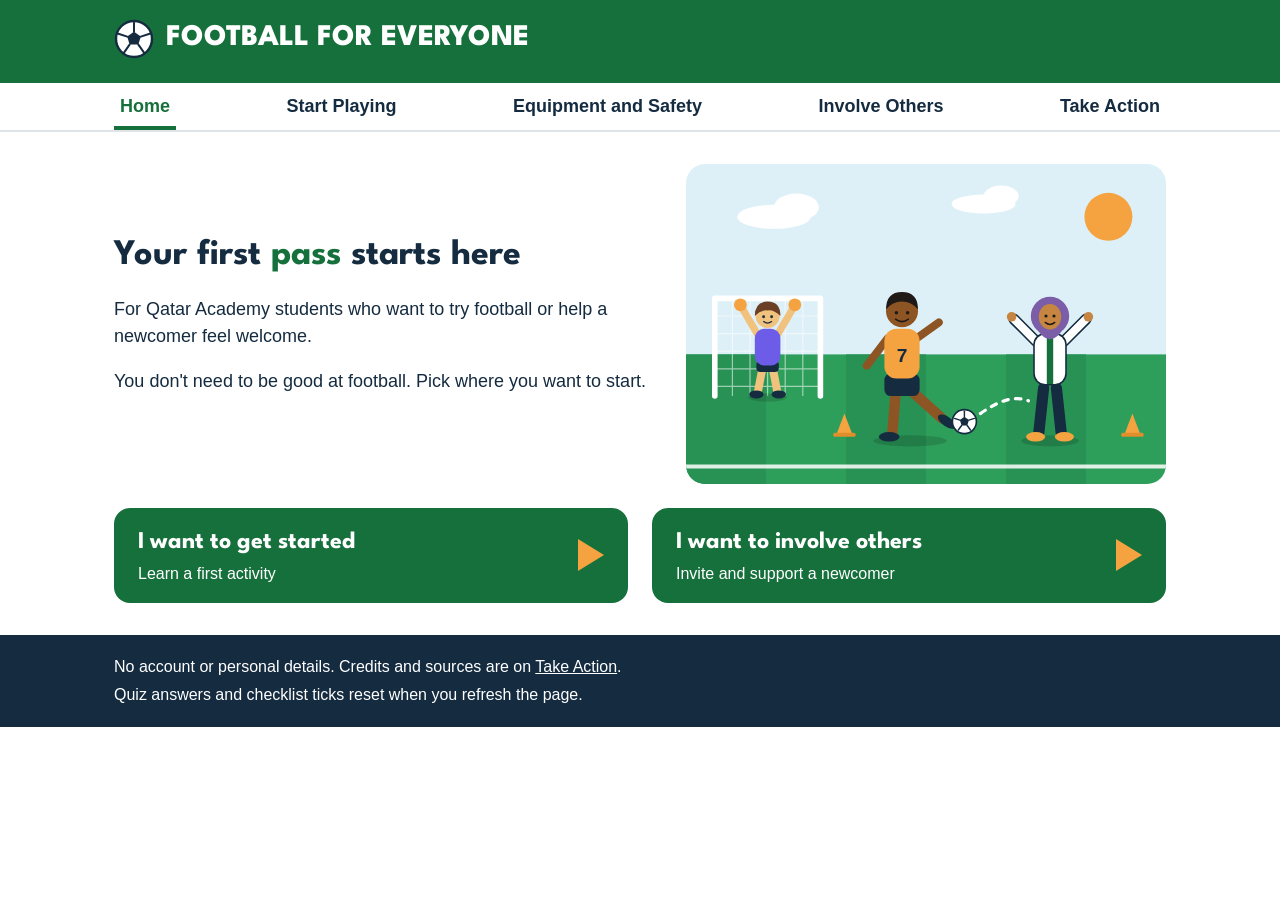
<file: index.html>
<!DOCTYPE html>
<html lang="en">
<head>
  <meta charset="UTF-8">
  <meta name="viewport" content="width=device-width, initial-scale=1">
  <title>Football for Everyone</title>
  <!-- heading font from Google Fonts -->
  <link rel="preconnect" href="https://fonts.googleapis.com">
  <link href="https://fonts.googleapis.com/css2?family=League+Spartan:wght@700;800&display=swap" rel="stylesheet">
  <!-- one CSS file for all my pages -->
  <link rel="stylesheet" href="style.css">
</head>
<body>
  <a class="skip" href="#main">Skip to main content</a>

  <!-- green bar with my logo and site name -->
  <header>
    <div class="inside">
      <a class="logo" href="index.html">
        <img src="images/ball.svg" alt="" width="40" height="40">
        Football for Everyone
      </a>
    </div>
  </header>

  <!-- menu: the same 5 links on every page -->
  <nav>
    <div class="inside menu">
      <a href="index.html" class="current">Home</a>
      <a href="startplaying.html">Start Playing</a>
      <a href="equipmentandsafety.html">Equipment and Safety</a>
      <a href="involveothers.html">Involve Others</a>
      <a href="takeaction.html">Take Action</a>
    </div>
  </nav>

  <main id="main">
    <!-- words on the left, picture on the right -->
    <section class="hero">
      <div class="hero-text">
        <h1>Your first <span class="green">pass</span> starts here</h1>
        <p>For Qatar Academy students who want to try football or help a newcomer feel welcome.</p>
        <p>You don't need to be good at football. Pick where you want to start.</p>
      </div>
      <img class="hero-pic" src="images/players.svg" alt="Drawing of three young people playing football together on a sunny field">
    </section>

    <!-- two big cards, one for each group of users -->
    <section class="cards">
      <a class="card" href="startplaying.html">
        <span>
          <strong>I want to get started</strong>
          <small>Learn a first activity</small>
        </span>
        <span class="arrow"></span>
      </a>
      <a class="card" href="involveothers.html">
        <span>
          <strong>I want to involve others</strong>
          <small>Invite and support a newcomer</small>
        </span>
        <span class="arrow"></span>
      </a>
    </section>
  </main>

  <footer>
    <div class="inside">
      <p>No account or personal details. Credits and sources are on <a href="takeaction.html#sources">Take Action</a>.</p>
      <p>Quiz answers and checklist ticks reset when you refresh the page.</p>
    </div>
  </footer>
</body>
</html>
</file>
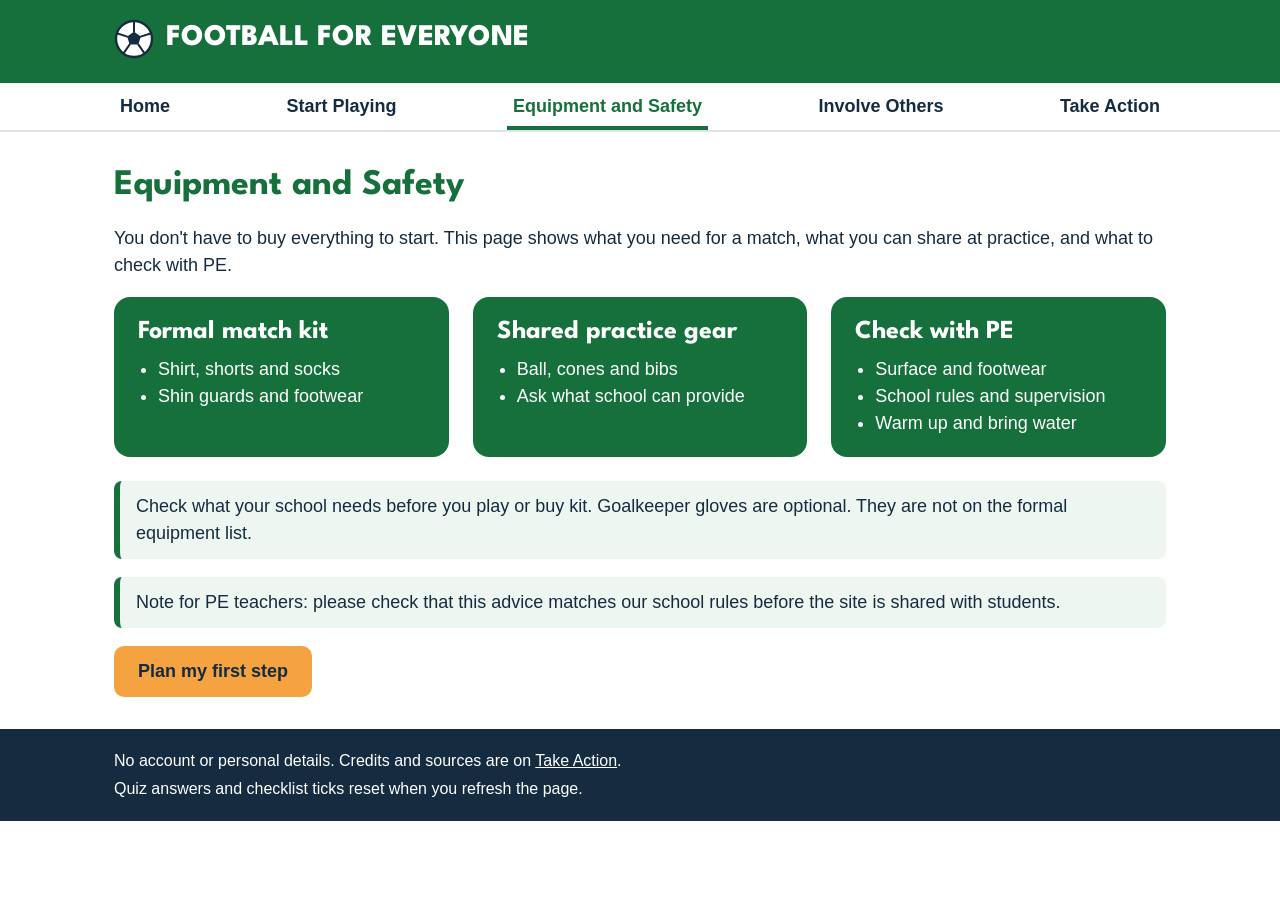
<file: equipmentandsafety.html>
<!DOCTYPE html>
<html lang="en">
<head>
  <meta charset="UTF-8">
  <meta name="viewport" content="width=device-width, initial-scale=1">
  <title>Equipment and Safety - Football for Everyone</title>
  <!-- heading font from Google Fonts -->
  <link rel="preconnect" href="https://fonts.googleapis.com">
  <link href="https://fonts.googleapis.com/css2?family=League+Spartan:wght@700;800&display=swap" rel="stylesheet">
  <!-- one CSS file for all my pages -->
  <link rel="stylesheet" href="style.css">
</head>
<body>
  <a class="skip" href="#main">Skip to main content</a>

  <!-- green bar with my logo and site name -->
  <header>
    <div class="inside">
      <a class="logo" href="index.html">
        <img src="images/ball.svg" alt="" width="40" height="40">
        Football for Everyone
      </a>
    </div>
  </header>

  <!-- menu: the same 5 links on every page -->
  <nav>
    <div class="inside menu">
      <a href="index.html">Home</a>
      <a href="startplaying.html">Start Playing</a>
      <a href="equipmentandsafety.html" class="current">Equipment and Safety</a>
      <a href="involveothers.html">Involve Others</a>
      <a href="takeaction.html">Take Action</a>
    </div>
  </nav>

  <main id="main">
    <h1 class="green">Equipment and Safety</h1>
    <p>You don't have to buy everything to start. This page shows what you need for a match, what you can share at practice, and what to check with PE.</p>

    <!-- 3 green boxes so match kit and practice gear are not mixed up -->
    <section class="boxes">
      <div class="box">
        <h2>Formal match kit</h2>
        <ul>
          <li>Shirt, shorts and socks</li>
          <li>Shin guards and footwear</li>
        </ul>
      </div>
      <div class="box">
        <h2>Shared practice gear</h2>
        <ul>
          <li>Ball, cones and bibs</li>
          <li>Ask what school can provide</li>
        </ul>
      </div>
      <div class="box">
        <h2>Check with PE</h2>
        <ul>
          <li>Surface and footwear</li>
          <li>School rules and supervision</li>
          <li>Warm up and bring water</li>
        </ul>
      </div>
    </section>

    <p class="note">Check what your school needs before you play or buy kit. Goalkeeper gloves are optional. They are not on the formal equipment list.</p>
    <p class="note">Note for PE teachers: please check that this advice matches our school rules before the site is shared with students.</p>

    <a class="button" href="takeaction.html">Plan my first step</a>
  </main>

  <footer>
    <div class="inside">
      <p>No account or personal details. Credits and sources are on <a href="takeaction.html#sources">Take Action</a>.</p>
      <p>Quiz answers and checklist ticks reset when you refresh the page.</p>
    </div>
  </footer>
</body>
</html>
</file>
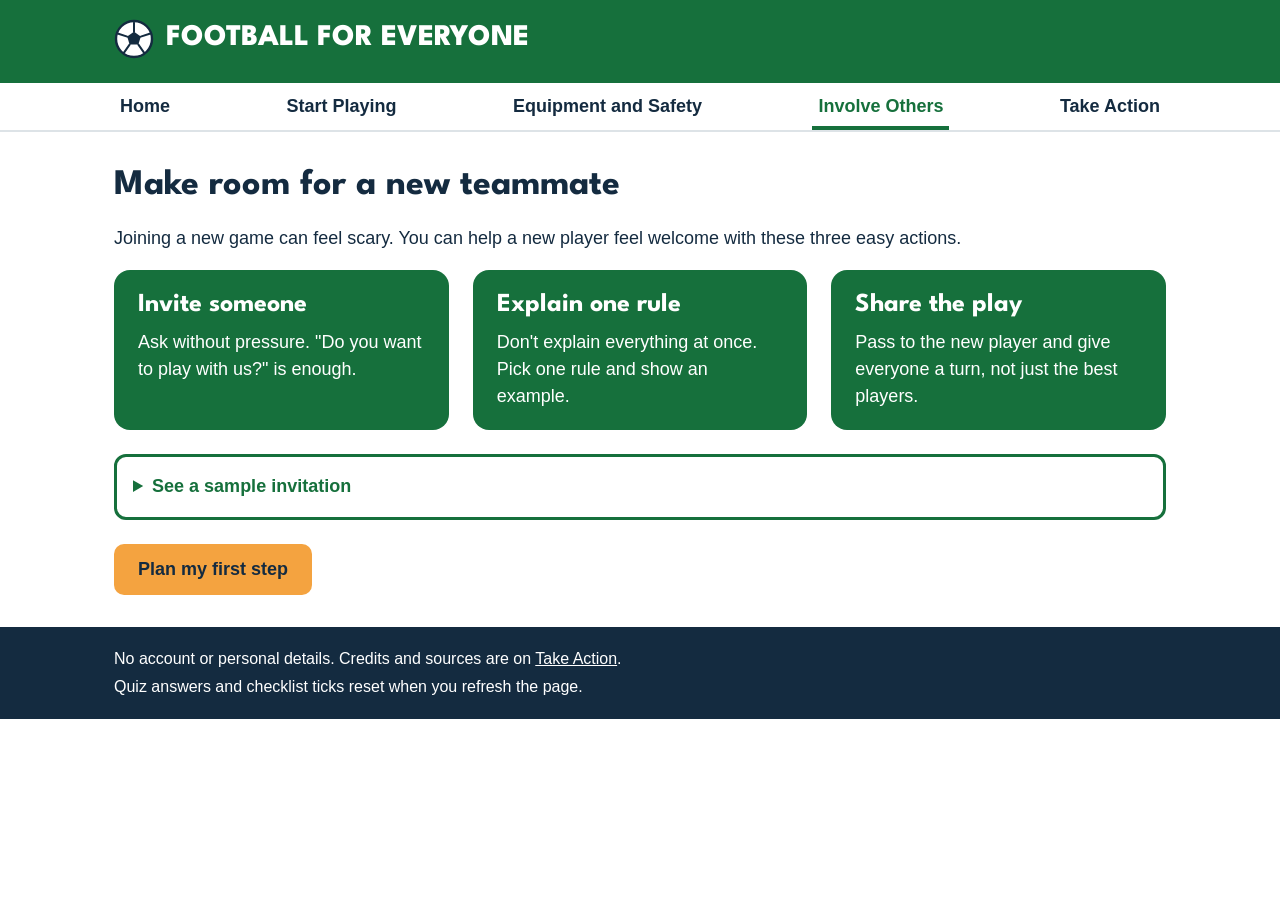
<file: involveothers.html>
<!DOCTYPE html>
<html lang="en">
<head>
  <meta charset="UTF-8">
  <meta name="viewport" content="width=device-width, initial-scale=1">
  <title>Involve Others - Football for Everyone</title>
  <!-- heading font from Google Fonts -->
  <link rel="preconnect" href="https://fonts.googleapis.com">
  <link href="https://fonts.googleapis.com/css2?family=League+Spartan:wght@700;800&display=swap" rel="stylesheet">
  <!-- one CSS file for all my pages -->
  <link rel="stylesheet" href="style.css">
</head>
<body>
  <a class="skip" href="#main">Skip to main content</a>

  <!-- green bar with my logo and site name -->
  <header>
    <div class="inside">
      <a class="logo" href="index.html">
        <img src="images/ball.svg" alt="" width="40" height="40">
        Football for Everyone
      </a>
    </div>
  </header>

  <!-- menu: the same 5 links on every page -->
  <nav>
    <div class="inside menu">
      <a href="index.html">Home</a>
      <a href="startplaying.html">Start Playing</a>
      <a href="equipmentandsafety.html">Equipment and Safety</a>
      <a href="involveothers.html" class="current">Involve Others</a>
      <a href="takeaction.html">Take Action</a>
    </div>
  </nav>

  <main id="main">
    <h1>Make room for a new teammate</h1>
    <p>Joining a new game can feel scary. You can help a new player feel welcome with these three easy actions.</p>

    <!-- 3 welcoming actions -->
    <section class="boxes">
      <div class="box">
        <h2>Invite someone</h2>
        <p>Ask without pressure. "Do you want to play with us?" is enough.</p>
      </div>
      <div class="box">
        <h2>Explain one rule</h2>
        <p>Don't explain everything at once. Pick one rule and show an example.</p>
      </div>
      <div class="box">
        <h2>Share the play</h2>
        <p>Pass to the new player and give everyone a turn, not just the best players.</p>
      </div>
    </section>

    <!-- this box opens when you click it (no form, nothing is sent) -->
    <details>
      <summary>See a sample invitation</summary>
      <p>"Hi! We play football at lunch break. Do you want to join us? You don't need to be good. We will pass to you and help you learn."</p>
    </details>

    <a class="button" href="takeaction.html">Plan my first step</a>
  </main>

  <footer>
    <div class="inside">
      <p>No account or personal details. Credits and sources are on <a href="takeaction.html#sources">Take Action</a>.</p>
      <p>Quiz answers and checklist ticks reset when you refresh the page.</p>
    </div>
  </footer>
</body>
</html>
</file>
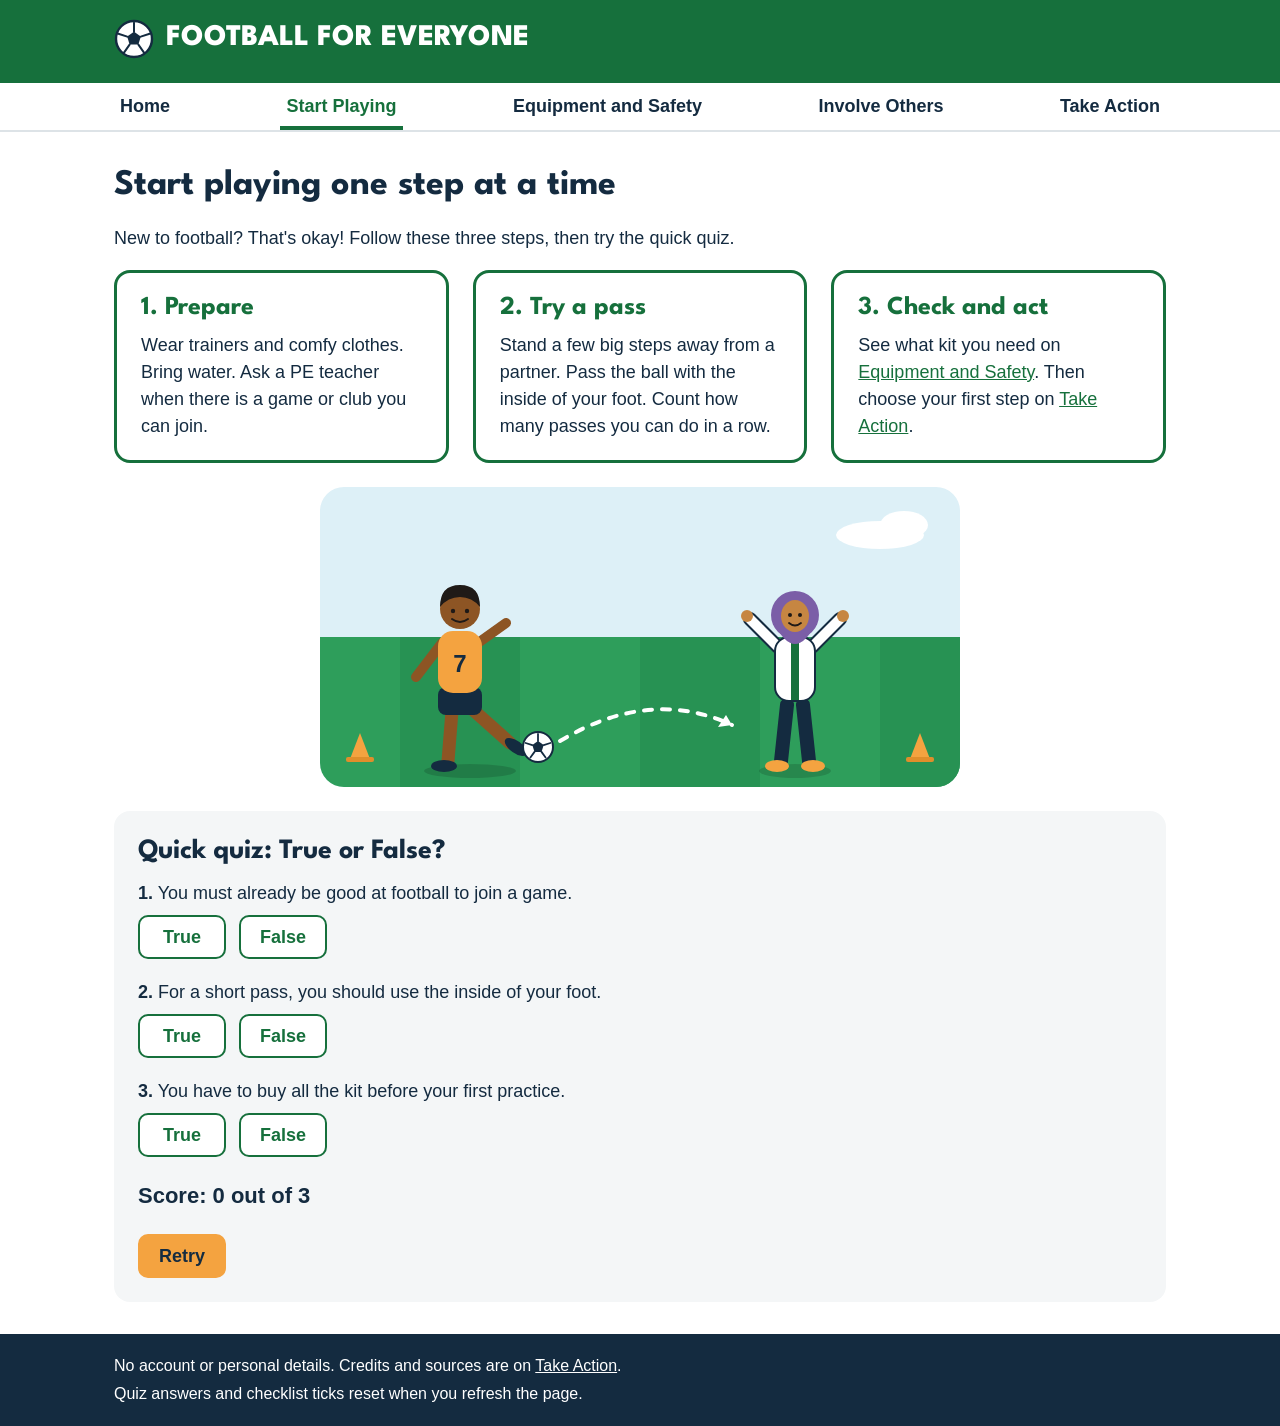
<file: startplaying.html>
<!DOCTYPE html>
<html lang="en">
<head>
  <meta charset="UTF-8">
  <meta name="viewport" content="width=device-width, initial-scale=1">
  <title>Start Playing - Football for Everyone</title>
  <!-- heading font from Google Fonts -->
  <link rel="preconnect" href="https://fonts.googleapis.com">
  <link href="https://fonts.googleapis.com/css2?family=League+Spartan:wght@700;800&display=swap" rel="stylesheet">
  <!-- one CSS file for all my pages -->
  <link rel="stylesheet" href="style.css">
</head>
<body>
  <a class="skip" href="#main">Skip to main content</a>

  <!-- green bar with my logo and site name -->
  <header>
    <div class="inside">
      <a class="logo" href="index.html">
        <img src="images/ball.svg" alt="" width="40" height="40">
        Football for Everyone
      </a>
    </div>
  </header>

  <!-- menu: the same 5 links on every page -->
  <nav>
    <div class="inside menu">
      <a href="index.html">Home</a>
      <a href="startplaying.html" class="current">Start Playing</a>
      <a href="equipmentandsafety.html">Equipment and Safety</a>
      <a href="involveothers.html">Involve Others</a>
      <a href="takeaction.html">Take Action</a>
    </div>
  </nav>

  <main id="main">
    <h1>Start playing one step at a time</h1>
    <p>New to football? That's okay! Follow these three steps, then try the quick quiz.</p>

    <!-- the 3 steps -->
    <section class="boxes">
      <div class="step">
        <h2>1. Prepare</h2>
        <p>Wear trainers and comfy clothes. Bring water. Ask a PE teacher when there is a game or club you can join.</p>
      </div>
      <div class="step">
        <h2>2. Try a pass</h2>
        <p>Stand a few big steps away from a partner. Pass the ball with the inside of your foot. Count how many passes you can do in a row.</p>
      </div>
      <div class="step">
        <h2>3. Check and act</h2>
        <p>See what kit you need on <a href="equipmentandsafety.html">Equipment and Safety</a>. Then choose your first step on <a href="takeaction.html">Take Action</a>.</p>
      </div>
    </section>

    <img class="wide-pic" src="images/pass.svg" alt="Drawing of two players passing a football to each other">

    <!-- True or False quiz (the code is in quiz.js) -->
    <section class="quiz">
      <h2>Quick quiz: True or False?</h2>

      <div class="question">
        <p><strong>1.</strong> You must already be good at football to join a game.</p>
        <button onclick="check(1, 'true')">True</button>
        <button onclick="check(1, 'false')">False</button>
        <p class="feedback" id="feedback1"></p>
      </div>

      <div class="question">
        <p><strong>2.</strong> For a short pass, you should use the inside of your foot.</p>
        <button onclick="check(2, 'true')">True</button>
        <button onclick="check(2, 'false')">False</button>
        <p class="feedback" id="feedback2"></p>
      </div>

      <div class="question">
        <p><strong>3.</strong> You have to buy all the kit before your first practice.</p>
        <button onclick="check(3, 'true')">True</button>
        <button onclick="check(3, 'false')">False</button>
        <p class="feedback" id="feedback3"></p>
      </div>

      <p id="score">Score: 0 out of 3</p>
      <button class="retry" onclick="retry()">Retry</button>
    </section>
  </main>

  <footer>
    <div class="inside">
      <p>No account or personal details. Credits and sources are on <a href="takeaction.html#sources">Take Action</a>.</p>
      <p>Quiz answers and checklist ticks reset when you refresh the page.</p>
    </div>
  </footer>

  <script src="quiz.js"></script>
</body>
</html>
</file>
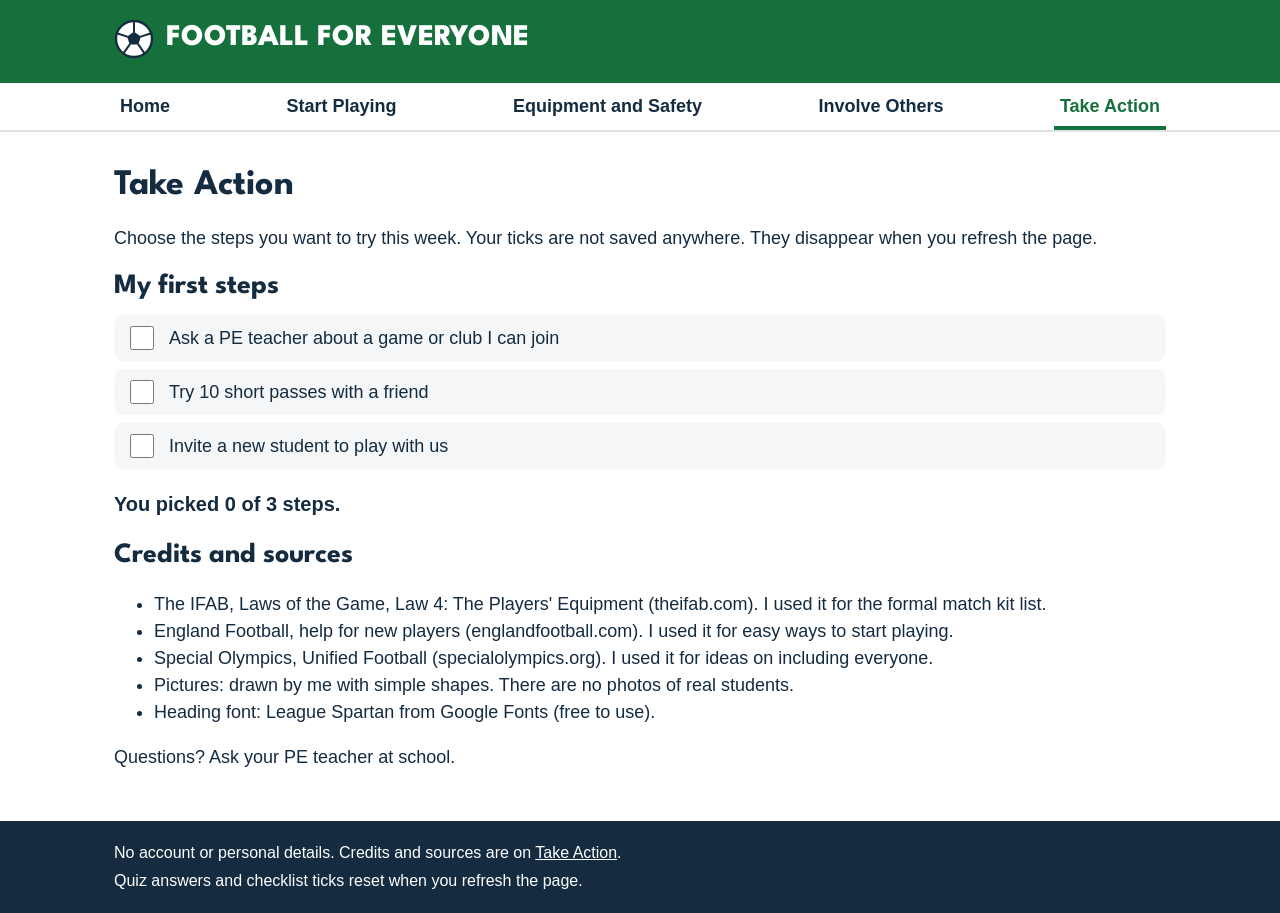
<file: takeaction.html>
<!DOCTYPE html>
<html lang="en">
<head>
  <meta charset="UTF-8">
  <meta name="viewport" content="width=device-width, initial-scale=1">
  <title>Take Action - Football for Everyone</title>
  <!-- heading font from Google Fonts -->
  <link rel="preconnect" href="https://fonts.googleapis.com">
  <link href="https://fonts.googleapis.com/css2?family=League+Spartan:wght@700;800&display=swap" rel="stylesheet">
  <!-- one CSS file for all my pages -->
  <link rel="stylesheet" href="style.css">
</head>
<body>
  <a class="skip" href="#main">Skip to main content</a>

  <!-- green bar with my logo and site name -->
  <header>
    <div class="inside">
      <a class="logo" href="index.html">
        <img src="images/ball.svg" alt="" width="40" height="40">
        Football for Everyone
      </a>
    </div>
  </header>

  <!-- menu: the same 5 links on every page -->
  <nav>
    <div class="inside menu">
      <a href="index.html">Home</a>
      <a href="startplaying.html">Start Playing</a>
      <a href="equipmentandsafety.html">Equipment and Safety</a>
      <a href="involveothers.html">Involve Others</a>
      <a href="takeaction.html" class="current">Take Action</a>
    </div>
  </nav>

  <main id="main">
    <h1>Take Action</h1>
    <p>Choose the steps you want to try this week. Your ticks are not saved anywhere. They disappear when you refresh the page.</p>

    <!-- checklist (the code is in checklist.js) -->
    <section class="checklist">
      <h2>My first steps</h2>
      <label><input type="checkbox" autocomplete="off" onchange="countTicks()"> Ask a PE teacher about a game or club I can join</label>
      <label><input type="checkbox" autocomplete="off" onchange="countTicks()"> Try 10 short passes with a friend</label>
      <label><input type="checkbox" autocomplete="off" onchange="countTicks()"> Invite a new student to play with us</label>
      <p id="count">You picked 0 of 3 steps.</p>
    </section>

    <section id="sources">
      <h2>Credits and sources</h2>
      <ul>
        <li>The IFAB, Laws of the Game, Law 4: The Players' Equipment (theifab.com). I used it for the formal match kit list.</li>
        <li>England Football, help for new players (englandfootball.com). I used it for easy ways to start playing.</li>
        <li>Special Olympics, Unified Football (specialolympics.org). I used it for ideas on including everyone.</li>
        <li>Pictures: drawn by me with simple shapes. There are no photos of real students.</li>
        <li>Heading font: League Spartan from Google Fonts (free to use).</li>
      </ul>
      <p>Questions? Ask your PE teacher at school.</p>
    </section>
  </main>

  <footer>
    <div class="inside">
      <p>No account or personal details. Credits and sources are on <a href="takeaction.html#sources">Take Action</a>.</p>
      <p>Quiz answers and checklist ticks reset when you refresh the page.</p>
    </div>
  </footer>

  <script src="checklist.js"></script>
</body>
</html>
</file>
<file: style.css>
/* =============================================
   Football for Everyone - style.css
   One CSS file for all 5 pages.

   My colours (from my style guide):
   green  #16703C = header, cards and links
   navy   #142B40 = text and footer
   orange #F4A340 = main buttons
   white  #FFFFFF = page background
   ============================================= */

* {
  box-sizing: border-box;
}

body {
  margin: 0;
  background-color: #FFFFFF;
  color: #142B40;
  font-family: Arial, Helvetica, sans-serif;
  font-size: 18px;
  line-height: 1.5;
}

/* headings use League Spartan */
h1, h2 {
  font-family: "League Spartan", Arial, sans-serif;
  line-height: 1.2;
  margin-top: 0;
}

h1 {
  font-size: 36px;
  margin-bottom: 16px;
}

h2 {
  font-size: 28px;
  margin-bottom: 12px;
}

a {
  color: #16703C;
}

.green {
  color: #16703C;
}

img {
  max-width: 100%;
  height: auto;
}

/* keeps everything in the middle and not too wide */
.inside {
  max-width: 1100px;
  margin: 0 auto;
  padding: 0 24px;
}

/* ---------- skip link (only shows when you press Tab) ---------- */
.skip {
  position: absolute;
  left: -9999px;
}

.skip:focus {
  left: 16px;
  top: 16px;
  z-index: 10;
  padding: 12px 16px;
  background-color: #FFFFFF;
  color: #142B40;
  font-weight: bold;
  border-radius: 8px;
}

/* ---------- green bar at the top ---------- */
header {
  background-color: #16703C;
  padding: 16px 0;
}

.logo {
  display: inline-flex;
  align-items: center;
  gap: 12px;
  color: #FFFFFF;
  font-family: "League Spartan", Arial, sans-serif;
  font-size: 30px;
  font-weight: 800;
  text-transform: uppercase;
  text-decoration: none;
}

/* ---------- menu ---------- */
nav {
  border-bottom: 2px solid #DDE3E7;
}

.menu {
  display: flex;
  justify-content: space-between;
  flex-wrap: wrap;
  gap: 8px;
}

.menu a {
  display: inline-block;
  min-height: 44px;
  padding: 10px 6px 6px;
  color: #142B40;
  font-weight: bold;
  text-decoration: none;
  border-bottom: 4px solid transparent;
}

.menu a:hover {
  color: #16703C;
}

/* the page you are on turns green and gets a line under it */
.menu a.current {
  color: #16703C;
  border-bottom: 4px solid #16703C;
}

/* ---------- main part of the page ---------- */
main {
  max-width: 1100px;
  margin: 0 auto;
  padding: 32px 24px;
}

/* Home page: words on the left, picture on the right */
.hero {
  display: flex;
  align-items: center;
  gap: 24px;
  margin-bottom: 24px;
}

.hero-text {
  flex: 1;
}

.hero-pic {
  flex: 1;
  width: 100%;
  max-width: 480px;
}

/* Home page: the two big green cards */
.cards {
  display: flex;
  gap: 24px;
}

.card {
  flex: 1;
  display: flex;
  align-items: center;
  justify-content: space-between;
  gap: 16px;
  min-height: 80px;
  padding: 16px 24px;
  background-color: #16703C;
  color: #FFFFFF;
  border-radius: 16px;
  text-decoration: none;
}

.card:hover {
  background-color: #0F5530;
}

.card strong {
  display: block;
  font-family: "League Spartan", Arial, sans-serif;
  font-size: 24px;
}

.card small {
  font-size: 16px;
}

/* orange triangle made with CSS borders */
.arrow {
  width: 0;
  height: 0;
  border-top: 16px solid transparent;
  border-bottom: 16px solid transparent;
  border-left: 26px solid #F4A340;
}

/* boxes in a row (Equipment, Start Playing, Involve Others) */
.boxes {
  display: flex;
  gap: 24px;
  margin-bottom: 24px;
}

.box {
  flex: 1;
  padding: 20px 24px;
  background-color: #16703C;
  color: #FFFFFF;
  border-radius: 16px;
}

.box h2 {
  font-size: 26px;
  margin-bottom: 8px;
}

.box ul {
  margin: 0;
  padding-left: 20px;
}

.box p {
  margin: 0;
}

/* white boxes with a green border for the 3 steps */
.step {
  flex: 1;
  padding: 20px 24px;
  border: 3px solid #16703C;
  border-radius: 16px;
}

.step h2 {
  color: #16703C;
  font-size: 26px;
  margin-bottom: 8px;
}

.step p {
  margin: 0;
}

/* light green note with a line on the left */
.note {
  padding: 12px 16px;
  background-color: #EEF6F1;
  border-left: 6px solid #16703C;
  border-radius: 8px;
}

/* orange button */
.button {
  display: inline-block;
  min-height: 44px;
  padding: 12px 24px;
  background-color: #F4A340;
  color: #142B40;
  font-size: 18px;
  font-weight: bold;
  text-decoration: none;
  border-radius: 10px;
}

.button:hover {
  background-color: #E08E2B;
}

.wide-pic {
  display: block;
  width: 100%;
  max-width: 640px;
  margin: 0 auto 24px;
}

/* ---------- quiz (Start Playing page) ---------- */
.quiz {
  padding: 24px;
  background-color: #F4F6F7;
  border-radius: 16px;
}

.question {
  margin-bottom: 20px;
}

.question p {
  margin: 0 0 8px;
}

.quiz button {
  min-width: 88px;
  min-height: 44px;
  margin-right: 8px;
  padding: 8px 16px;
  background-color: #FFFFFF;
  color: #16703C;
  font-size: 18px;
  font-weight: bold;
  border: 2px solid #16703C;
  border-radius: 10px;
  cursor: pointer;
}

.quiz button:hover {
  background-color: #EEF6F1;
}

.quiz .retry {
  background-color: #F4A340;
  color: #142B40;
  border-color: #F4A340;
}

.feedback {
  margin-top: 8px;
  font-weight: bold;
}

.right {
  color: #16703C;
}

.wrong {
  color: #B3261E;
}

#score {
  font-size: 22px;
  font-weight: bold;
}

/* ---------- box that opens (Involve Others page) ---------- */
details {
  margin-bottom: 24px;
  padding: 8px 16px;
  border: 3px solid #16703C;
  border-radius: 12px;
}

summary {
  min-height: 44px;
  padding: 8px 0;
  color: #16703C;
  font-weight: bold;
  cursor: pointer;
}

/* ---------- checklist (Take Action page) ---------- */
.checklist label {
  display: flex;
  align-items: center;
  gap: 12px;
  min-height: 44px;
  margin-bottom: 8px;
  padding: 8px 12px;
  background-color: #F4F6F7;
  border-radius: 10px;
  cursor: pointer;
}

.checklist input {
  width: 24px;
  height: 24px;
  accent-color: #16703C;
}

#count {
  font-size: 20px;
  font-weight: bold;
}

/* ---------- thick outline so keyboard users can see where they are ---------- */
a:focus,
button:focus,
input:focus,
summary:focus {
  outline: 3px solid #142B40;
  outline-offset: 3px;
}

header a:focus,
footer a:focus {
  outline-color: #FFFFFF;
}

/* ---------- navy footer ---------- */
footer {
  padding: 16px 0;
  background-color: #142B40;
  color: #FFFFFF;
  font-size: 16px;
}

footer p {
  margin: 4px auto;
}

footer a {
  color: #FFFFFF;
}

/* ---------- phones and small tablets (smaller than 768 px) ---------- */
@media (max-width: 767px) {
  h1 {
    font-size: 30px;
  }

  .logo {
    font-size: 22px;
  }

  .menu {
    justify-content: flex-start;
  }

  /* put things under each other in one column */
  .hero,
  .cards,
  .boxes {
    flex-direction: column;
  }

  .hero-pic {
    max-width: 100%;
  }
}
</file>
